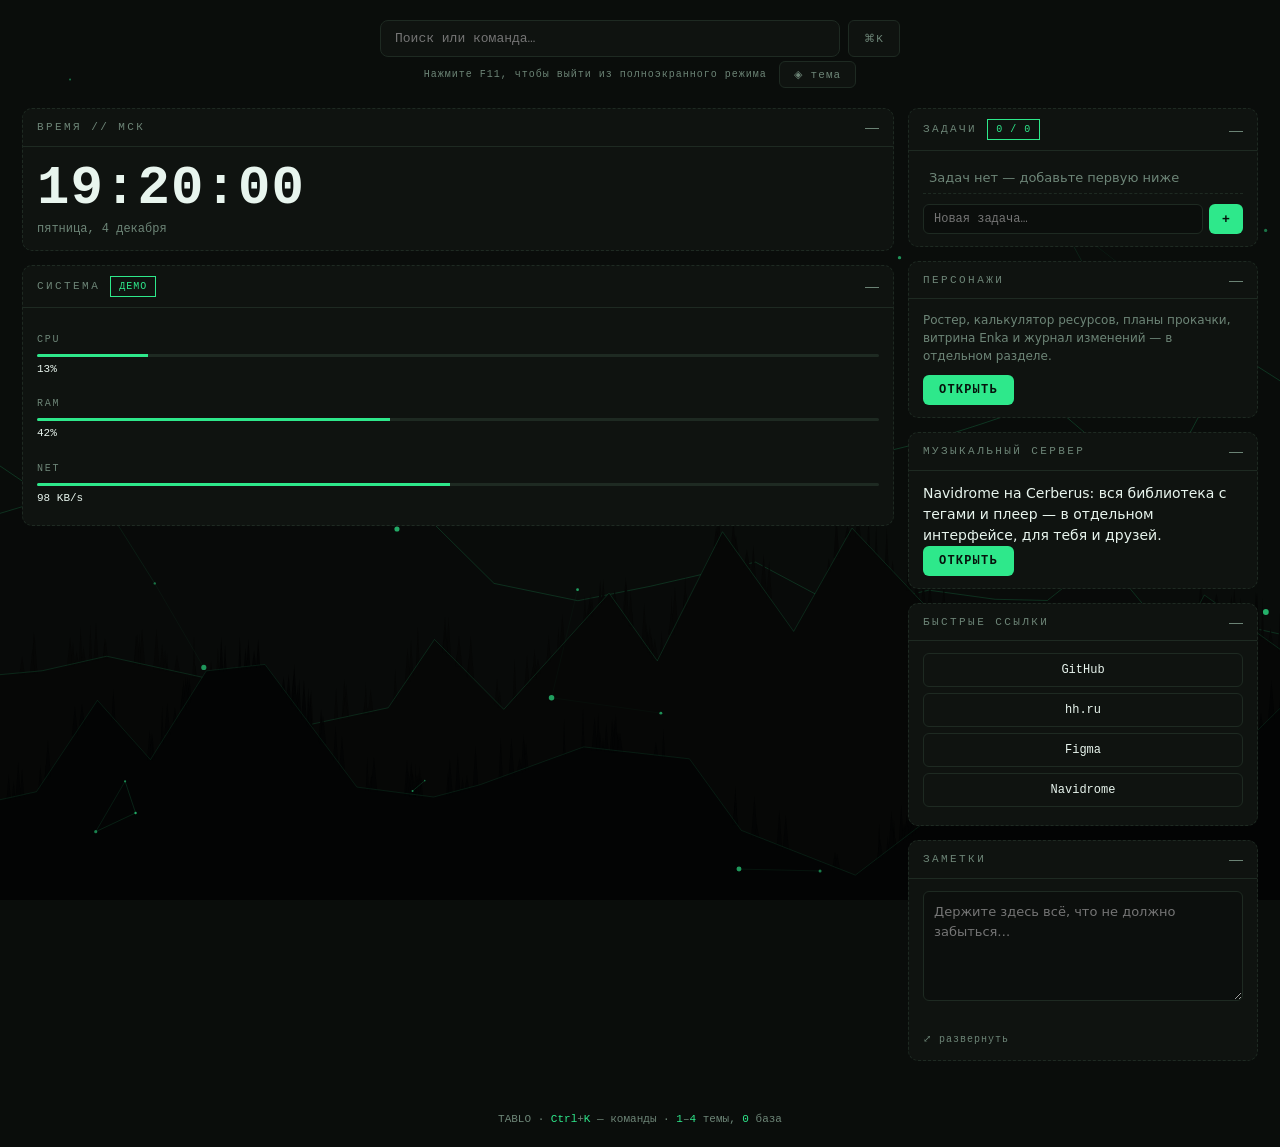
<file: index.html>
<!DOCTYPE html>
<html lang="ru">
<head>
<meta charset="utf-8">
<title>TABLO</title>
<meta name="viewport" content="width=device-width,initial-scale=1">
<style>
:root{
  --bg:#0a0d0b; --panel:#0f1310; --panel2:#141a16; --line:#1e2a22;
  --text:#e8f5ee; --muted:#6d8577; --accent:#2ee88b;
  --mono:'JetBrains Mono','Cascadia Code',Consolas,monospace;
  --h-font:'Inter',system-ui,sans-serif; --radius:8px;
}
body[data-theme="fern"]{--bg:#0a120c;--panel:#0e160f;--panel2:#122014;--line:#1d2f21;--text:#eaf7ea;--muted:#7a9a82;--accent:#7fd06a}
body[data-theme="orbit"]{--bg:#080b12;--panel:#0c101a;--panel2:#111827;--line:#1c2740;--text:#eaf0fa;--muted:#7583a3;--accent:#5aa7ff}
body[data-theme="xber"]{--bg:#060a0a;--panel:#0a1212;--panel2:#0e1919;--line:#173230;--text:#e6f7f4;--muted:#6d938d;--accent:#00e0c7}
body[data-theme="ex8"]{--bg:#050505;--panel:#0c0c0c;--panel2:#121212;--line:#1c1c1c;--text:#eaeaea;--muted:#7a7a7a;--accent:#e8e8e8}

*{box-sizing:border-box;margin:0;padding:0}
html,body{background:var(--bg);color:var(--text);font:300 14px/1.5 var(--h-font)}
::-webkit-scrollbar{width:8px;height:8px}
::-webkit-scrollbar-thumb{background:var(--line);border-radius:4px}
::-webkit-scrollbar-thumb:hover{background:var(--muted)}
#bg{position:fixed;inset:0;z-index:0}
#jserr{display:none;position:fixed;left:12px;bottom:12px;z-index:99;background:#2a0f0f;border:1px solid #a33;
  color:#ffb4b4;padding:8px 12px;font:12px var(--mono);border-radius:6px;max-width:70vw}
a{color:var(--accent)}

/* шапка */
.topbar{position:relative;z-index:5;display:flex;flex-direction:column;align-items:center;gap:4px;padding:20px 0 6px}
#cmdwrap{width:min(520px,90vw);display:flex;gap:8px;position:relative}
#cmdwrap input{flex:1;background:var(--panel);border:1px solid var(--line);border-radius:var(--radius);
  color:var(--text);font:13px var(--mono);padding:10px 14px;outline:none}
#cmdwrap input:focus{border-color:var(--accent)}
.hint{font:10px var(--mono);color:var(--muted);letter-spacing:.1em}

/* кнопки шапки: тема и палитра команд */
#btnTheme,#btnCmds{
  background:var(--panel);border:1px solid var(--line);color:var(--muted);
  border-radius:6px;padding:6px 14px;font-family:var(--mono);font-size:11px;
  letter-spacing:.1em;cursor:pointer;transition:border-color .3s,color .3s;
}
#btnTheme:hover,#btnCmds:hover{border-color:var(--accent);color:var(--accent)}
#btnCmds{width:52px;flex:none}

/* сетка виджетов */
#hud{position:relative;z-index:2;display:grid;grid-template-columns:minmax(0,1fr) 350px;gap:14px;
  padding:14px 22px 40px;align-items:start}
.hud-col{display:flex;flex-direction:column;gap:14px;min-width:0}
.widget{background:var(--panel);border:1px dashed var(--line);border-radius:10px;overflow:hidden}
.w-head{display:flex;align-items:center;gap:10px;padding:10px 14px;border-bottom:1px solid var(--line);
  font-family:var(--mono);font-size:11px;letter-spacing:.22em;color:var(--muted);text-transform:uppercase}
.w-collapse{margin-left:auto;background:none;border:none;color:var(--muted);cursor:pointer;font-size:14px}
.w-collapse:hover{color:var(--accent)}
.badge{border:1px solid var(--accent);color:var(--accent);font-family:var(--mono);font-size:10px;padding:2px 8px;letter-spacing:.1em}
.w-body{padding:12px 14px}

/* часы */
.clock-panel .time{font-family:var(--mono);font-size:54px;font-weight:800;letter-spacing:.02em;line-height:1.1}
.clock-panel .date{font-family:var(--mono);font-size:12px;color:var(--muted);margin-top:2px}

/* система */
.sys-item{padding:7px 0}
.sys-item .lbl{font-family:var(--mono);font-size:10px;letter-spacing:.18em;color:var(--muted)}
.bar{height:3px;background:var(--line);margin:6px 0 4px;border-radius:2px;overflow:hidden}
.bar-fill{height:100%;background:var(--accent);width:0;transition:width .5s}
.val{font-family:var(--mono);font-size:11px}

/* задачи */
.task-item{display:flex;justify-content:space-between;gap:8px;padding:5px 6px;font-size:13px;cursor:pointer;border-bottom:1px dashed var(--line)}
.task-item.done{color:var(--muted);text-decoration:line-through}
.task-item .rm{color:var(--muted)}
.task-item .rm:hover{color:#e06c6c}
.task-input-wrapper{display:flex;gap:6px;margin-top:10px}
.task-input-wrapper input{flex:1;background:rgba(0,0,0,.25);border:1px solid var(--line);border-radius:6px;
  color:var(--text);font:12px var(--mono);padding:7px 10px;outline:none}
.task-input-wrapper button{width:34px;background:var(--accent);border:none;border-radius:6px;color:#06130c;font-weight:700;cursor:pointer}

/* персонажи-виджет, ссылки */
.char-panel p,.links-panel p{font-size:12px;color:var(--muted);margin-bottom:10px}
.btn-accent{background:var(--accent);color:#06130c;border:none;border-radius:6px;padding:8px 16px;
  font-family:var(--mono);font-size:12px;font-weight:700;letter-spacing:.1em;cursor:pointer}
.q-link{display:block;background:none;border:1px solid var(--line);color:var(--text);border-radius:6px;
  padding:7px 10px;font-family:var(--mono);font-size:12px;text-decoration:none;margin-bottom:6px;text-align:center}
.q-link:hover{border-color:var(--accent);color:var(--accent)}

/* заметки */
#notesInline{width:100%;min-height:110px;background:rgba(0,0,0,.2);border:1px solid var(--line);border-radius:6px;
  color:var(--text);font:13px/1.6 var(--h-font);padding:10px;resize:vertical;outline:none}
#notesInline:focus{border-color:var(--accent)}
.notes-status{font-family:var(--mono);font-size:10px;color:var(--muted);margin-top:6px;height:14px}
.notes-more{margin-top:4px;background:none;border:none;color:var(--muted);font-family:var(--mono);
  font-size:10px;letter-spacing:.1em;cursor:pointer;padding:0}
.notes-more:hover{color:var(--accent)}

#foot{position:relative;z-index:2;text-align:center;font-family:var(--mono);font-size:11px;color:var(--muted);padding:10px 0 20px}
#foot code{color:var(--accent)}

/* оверлеи */
.overlay{position:fixed;inset:0;z-index:50;display:none;background:rgba(4,8,7,.72);backdrop-filter:blur(6px)}
.overlay.on{display:flex;align-items:center;justify-content:center}
.page-box{width:min(1200px,94vw);height:min(760px,92vh);background:var(--bg);border:1px solid var(--line);
  border-radius:12px;overflow:hidden;display:flex;flex-direction:column}
.page-head{display:flex;align-items:center;gap:14px;padding:14px 18px;border-bottom:1px solid var(--line);
  font-family:var(--mono);font-size:12px;letter-spacing:.2em;color:var(--accent)}
.page-close{margin-left:auto;background:none;border:1px solid var(--line);color:var(--muted);
  border-radius:6px;width:32px;height:32px;cursor:pointer}
.page-close:hover{color:var(--accent);border-color:var(--accent)}

/* персонажи */
.cp-grid{display:grid;grid-template-columns:280px 1fr;min-height:0;flex:1}
#cpRoster{overflow-y:auto;border-right:1px solid var(--line)}
.cp-rtile{padding:9px 12px;border-bottom:1px solid var(--line);cursor:pointer}
.cp-rtile:hover{background:var(--panel2)}
.cp-rtile.act{background:var(--panel2)}
.cp-rtile .nm{font-weight:700;font-size:13px}
.cp-rtile .sub{font-family:var(--mono);font-size:10px;color:var(--muted)}
.cp-right{overflow-y:auto;padding:16px 18px}
.cpc-name{font-size:20px;font-weight:800}
.cpc-sub{font-family:var(--mono);font-size:11px;color:var(--muted);margin-top:2px}
.cpc-lvl{font-family:var(--mono);font-size:10px;color:var(--muted);letter-spacing:.12em;text-transform:uppercase;margin-top:8px}
.cpc-top{display:flex;gap:14px;align-items:flex-start}
.cpc-hex{width:76px;height:84px;flex:none;clip-path:polygon(50% 0,100% 25%,100% 75%,50% 100%,0 75%,0 25%);
  background:var(--panel2);display:flex;align-items:center;justify-content:center;font-size:30px;font-weight:800;color:var(--accent)}
.calc{display:grid;grid-template-columns:repeat(4,1fr);gap:8px;margin:14px 0}
.calc label{font-family:var(--mono);font-size:9px;letter-spacing:.12em;color:var(--muted);display:block;margin-bottom:4px}
.calc input{width:100%;background:rgba(0,0,0,.3);border:1px solid var(--line);border-radius:6px;
  color:var(--text);font-family:var(--mono);font-size:13px;padding:7px 9px;outline:none}
.calc input:focus{border-color:var(--accent)}
.mrow{display:flex;justify-content:space-between;gap:10px;padding:5px 0;border-bottom:1px dashed var(--line);font-size:12px}
.sec-ttl{font-family:var(--mono);font-size:10px;letter-spacing:.2em;color:var(--muted);text-transform:uppercase;margin:16px 0 8px}
.pl-card{border:1px solid var(--line);border-radius:8px;padding:10px 12px;margin-bottom:10px}
.pl-head{display:flex;justify-content:space-between;align-items:center;margin-bottom:6px}
.pl-head .nm{font-weight:700;font-size:13px}
.pl-head .del{cursor:pointer;color:var(--muted)}
.pl-head .del:hover{color:#e06c6c}
.pl-head .upd{font-family:var(--mono);font-size:9px;color:var(--muted);margin-left:8px}
.pl-item{display:flex;gap:8px;align-items:center;padding:4px 0;font-size:12px;border-bottom:1px dashed var(--line)}
.pl-item.ok{color:var(--muted);text-decoration:line-through}
.pl-item .cnt{font-family:var(--mono);font-size:11px;min-width:110px}
.pl-item .nmx{flex:1}
.pl-dec button{margin-left:4px;background:none;border:1px solid var(--line);color:var(--text);
  border-radius:4px;cursor:pointer;font-size:10px;padding:2px 7px}
.pl-dec button:hover{border-color:var(--accent);color:var(--accent)}

/* Enka / журнал / todo */
.enk-wrap{margin-top:18px;border-top:1px dashed var(--line);padding-top:14px}
.enk-head{display:flex;gap:10px;align-items:center;margin-bottom:10px;flex-wrap:wrap}
.enk-ttl{font-family:var(--mono);letter-spacing:.2em;font-size:11px;color:var(--muted)}
.enk-profile{font-size:12px;color:var(--muted);margin-bottom:10px}
.enk-row{display:flex;gap:10px;align-items:baseline;padding:7px 10px;border:1px solid var(--line);
  border-radius:var(--radius);margin-bottom:6px;flex-wrap:wrap}
.enk-name{font-weight:600;font-size:13px;min-width:150px}
.enk-sub{font-family:var(--mono);font-size:10px;color:var(--muted)}
.enk-star{color:#e8c34a;font-size:10px;letter-spacing:1px}
.enk-sel{background:rgba(0,0,0,.25);border:1px solid var(--line);border-radius:var(--radius);
  color:var(--text);font-family:var(--mono);font-size:11px;padding:4px 6px;outline:none;margin-left:auto}
.enk-sel option{background:#10141a;color:#eee}
.clog-row{display:flex;gap:10px;font-size:12px;padding:5px 6px;border-bottom:1px dashed var(--line)}
.clog-row .ts{font-family:var(--mono);font-size:10px;color:var(--muted);min-width:120px;font-variant-numeric:tabular-nums}
.clog-more{font-family:var(--mono);font-size:10px;color:var(--muted);padding:6px 0}
.todo-row{display:flex;justify-content:space-between;gap:10px;padding:5px 6px;font-size:12px;border-bottom:1px dashed var(--line)}
.todo-row b{font-variant-numeric:tabular-nums}

/* палитра команд */
#palette{position:fixed;inset:0;z-index:70;display:none;background:rgba(4,8,7,.6);backdrop-filter:blur(4px)}
#palette.on{display:flex;align-items:flex-start;justify-content:center;padding-top:18vh}
.pal-box{width:min(560px,92vw);background:var(--bg);border:1px solid var(--accent);border-radius:10px;overflow:hidden;
  box-shadow:0 30px 80px rgba(0,0,0,.5)}
.pal-input{width:100%;background:none;border:none;outline:none;color:var(--text);padding:14px;font-family:var(--mono);font-size:14px}
.pal-list{max-height:320px;overflow:auto;border-top:1px solid var(--line)}
.pal-item{display:flex;justify-content:space-between;gap:10px;padding:9px 14px;font-size:13px;cursor:pointer}
.pal-item.sel,.pal-item:hover{background:rgba(46,232,139,.1)}
.pal-item .k{font-family:var(--mono);font-size:10px;color:var(--muted)}

@media (max-width:1100px){#hud{grid-template-columns:1fr}}
</style>
</head>
<body>
<canvas id="bg"></canvas>
<div id="jserr"></div>

<header class="topbar">
  <div id="cmdwrap">
    <input id="cmdInput" placeholder="Поиск или команда…" autocomplete="off">
    <button id="btnCmds" title="Палитра команд">⌘K</button>
  </div>
  <div style="display:flex;gap:12px;align-items:center">
    <span class="hint">Нажмите F11, чтобы выйти из полноэкранного режима</span>
    <button id="btnTheme">◈ тема</button>
  </div>
</header>

<div id="hud">
  <div class="hud-col">
    <div class="widget clock-panel">
      <div class="w-head"><span>Время // МСК</span><button class="w-collapse">—</button></div>
      <div class="w-body">
        <div class="time">00:00:00</div>
        <div class="date">—</div>
      </div>
    </div>

    <div class="widget sys-panel">
      <div class="w-head"><span>Система</span><span class="badge" id="sysBadge">ДЕМО</span><button class="w-collapse">—</button></div>
      <div class="w-body">
        <div class="sys-item"><span class="lbl">CPU</span><div class="bar"><div class="bar-fill"></div></div><div class="val">0%</div></div>
        <div class="sys-item"><span class="lbl">RAM</span><div class="bar"><div class="bar-fill"></div></div><div class="val">0%</div></div>
        <div class="sys-item"><span class="lbl">NET</span><div class="bar"><div class="bar-fill"></div></div><div class="val">0 KB/s</div></div>
      </div>
    </div>
  </div>

  <div class="hud-col">
    <div class="widget tasks-panel">
      <div class="w-head"><span>Задачи</span><span class="badge" id="taskCount">0 / 0</span><button class="w-collapse">—</button></div>
      <div class="w-body">
        <div id="mainTasks"></div>
        <div class="task-input-wrapper">
          <input placeholder="Новая задача…">
          <button>+</button>
        </div>
      </div>
    </div>

    <div class="widget char-panel">
      <div class="w-head"><span>Персонажи</span><button class="w-collapse">—</button></div>
      <div class="w-body">
        <p>Ростер, калькулятор ресурсов, планы прокачки, витрина Enka и журнал изменений — в отдельном разделе.</p>
        <button class="btn-accent" id="btnChars">ОТКРЫТЬ</button>
      </div>
    </div>

    <div class="widget music-panel">
      <div class="w-head"><span>Музыкальный сервер</span><button class="w-collapse">—</button></div>
      <div class="w-body">
        <p>Navidrome на Cerberus: вся библиотека с тегами и плеер — в отдельном интерфейсе, для тебя и друзей.</p>
        <button class="btn-accent" id="btnMusic">ОТКРЫТЬ</button>
      </div>
    </div>

    <div class="widget links-panel">
      <div class="w-head"><span>Быстрые ссылки</span><button class="w-collapse">—</button></div>
      <div class="w-body">
        <a class="q-link" href="https://github.com" target="_blank">GitHub</a>
        <a class="q-link" href="https://hh.ru" target="_blank">hh.ru</a>
        <a class="q-link" href="https://figma.com" target="_blank">Figma</a>
        <a class="q-link" href="http://192.168.0.203:4533" target="_blank">Navidrome</a>
      </div>
    </div>

    <div class="widget notes-panel">
      <div class="w-head"><span>Заметки</span><button class="w-collapse">—</button></div>
      <div class="w-body">
        <textarea id="notesInline" placeholder="Держите здесь всё, что не должно забыться…"></textarea>
      </div>
    </div>
  </div>
</div>

<div id="foot"></div>

<!-- персонажи -->
<div id="charsPage" class="overlay">
  <div class="page-box">
    <div class="page-head"><span>ПЕРСОНАЖИ // GENSHIN</span><button class="page-close" id="cpBack">✕</button></div>
    <div class="cp-grid">
      <div id="cpRoster"></div>
      <div class="cp-right" id="cpRight">
        <div id="cpCard"></div>
        <div class="calc">
          <div><label>УР. СЕЙЧАС</label><input id="cpLvlCur" type="number" value="1" min="1" max="89"></div>
          <div><label>УР. ЦЕЛЬ</label><input id="cpLvlTgt" type="number" value="90" min="2" max="90"></div>
          <div><label>ТАЛАНТ СЕЙЧАС</label><input id="cpTalCur" type="number" value="1" min="1" max="9"></div>
          <div><label>ТАЛАНТ ЦЕЛЬ</label><input id="cpTalTgt" type="number" value="10" min="1" max="10"></div>
        </div>
        <div id="cpRes"></div>
        <div style="margin:14px 0"><button class="btn-accent" id="cpToPlan">Добавить в план ✚</button></div>
        <div class="sec-ttl">Планы прокачки</div>
        <div id="cpPlans"></div>
      </div>
    </div>
  </div>
</div>

<!-- палитра команд -->
<div id="palette">
  <div class="pal-box">
    <input class="pal-input" placeholder="Команда…">
    <div class="pal-list"></div>
  </div>
</div>

<script src="assets/js/index.js"></script>
</body>
</html>
</file>
